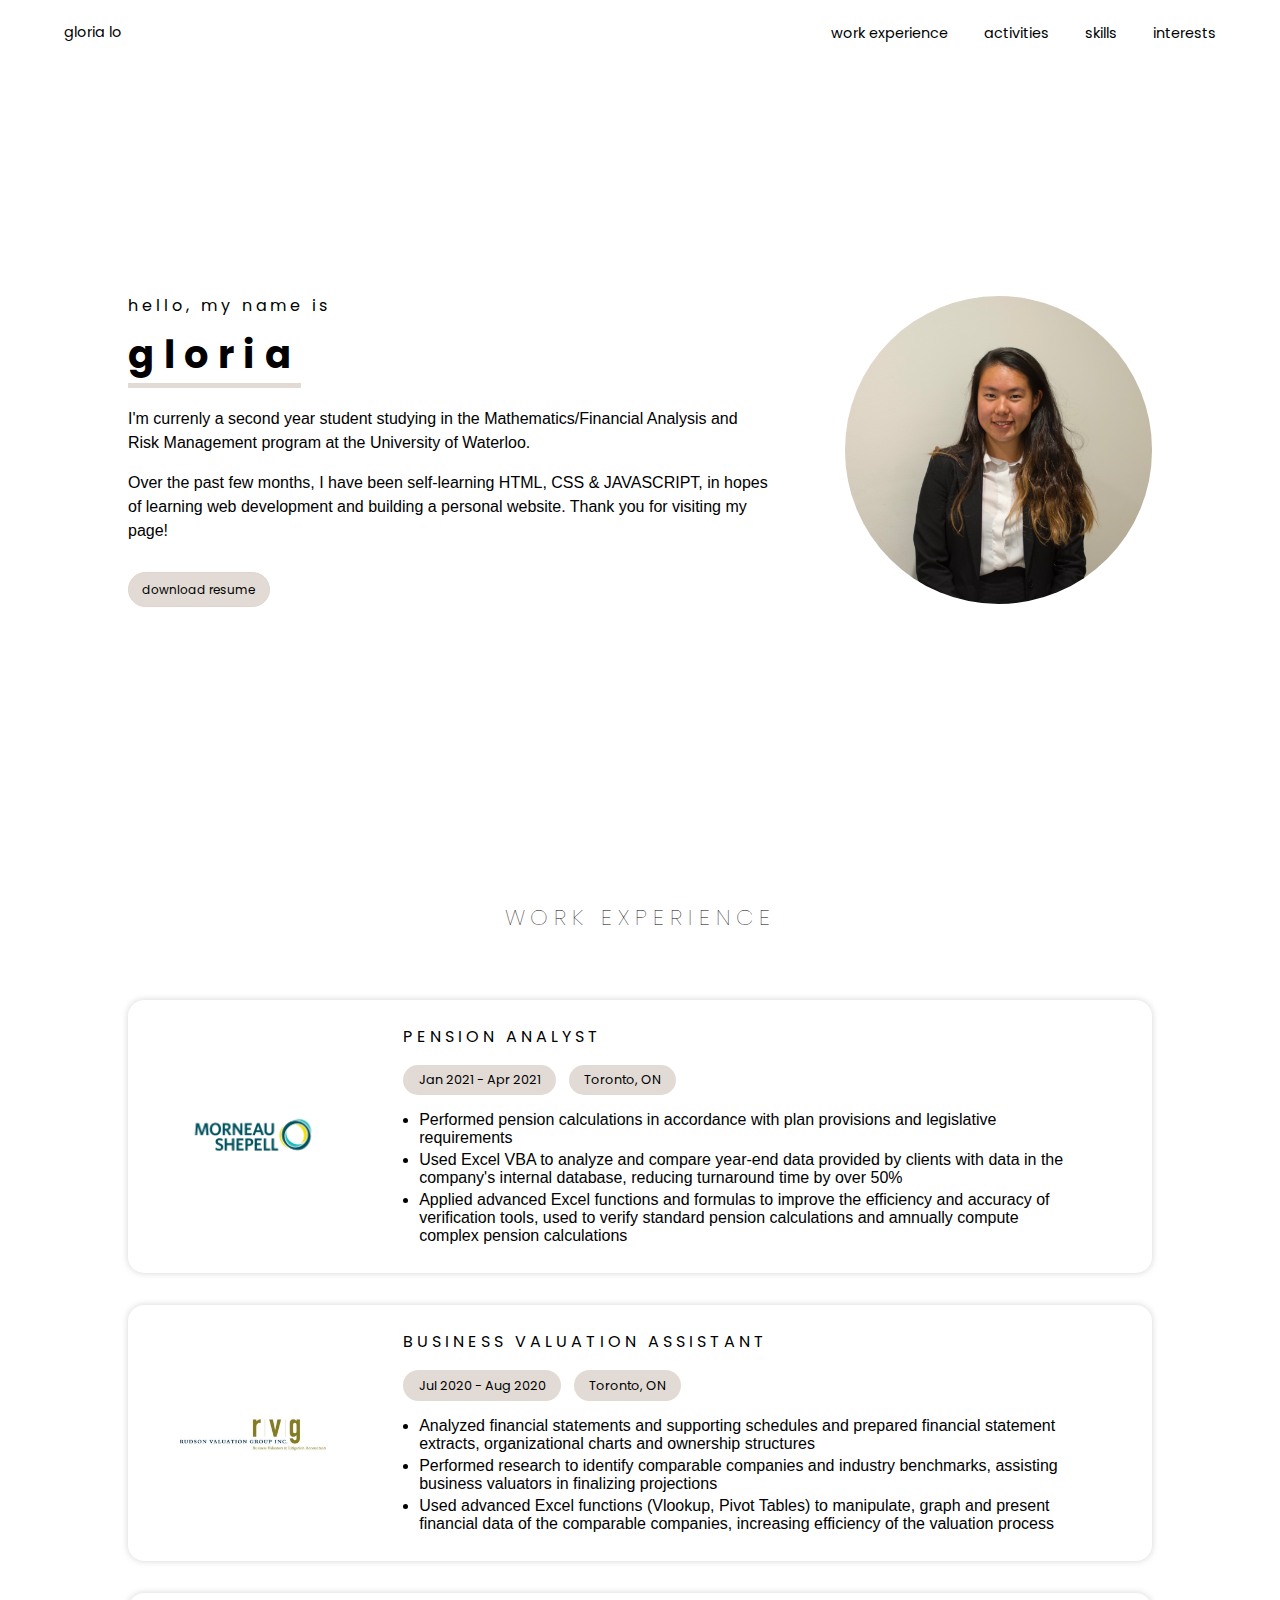
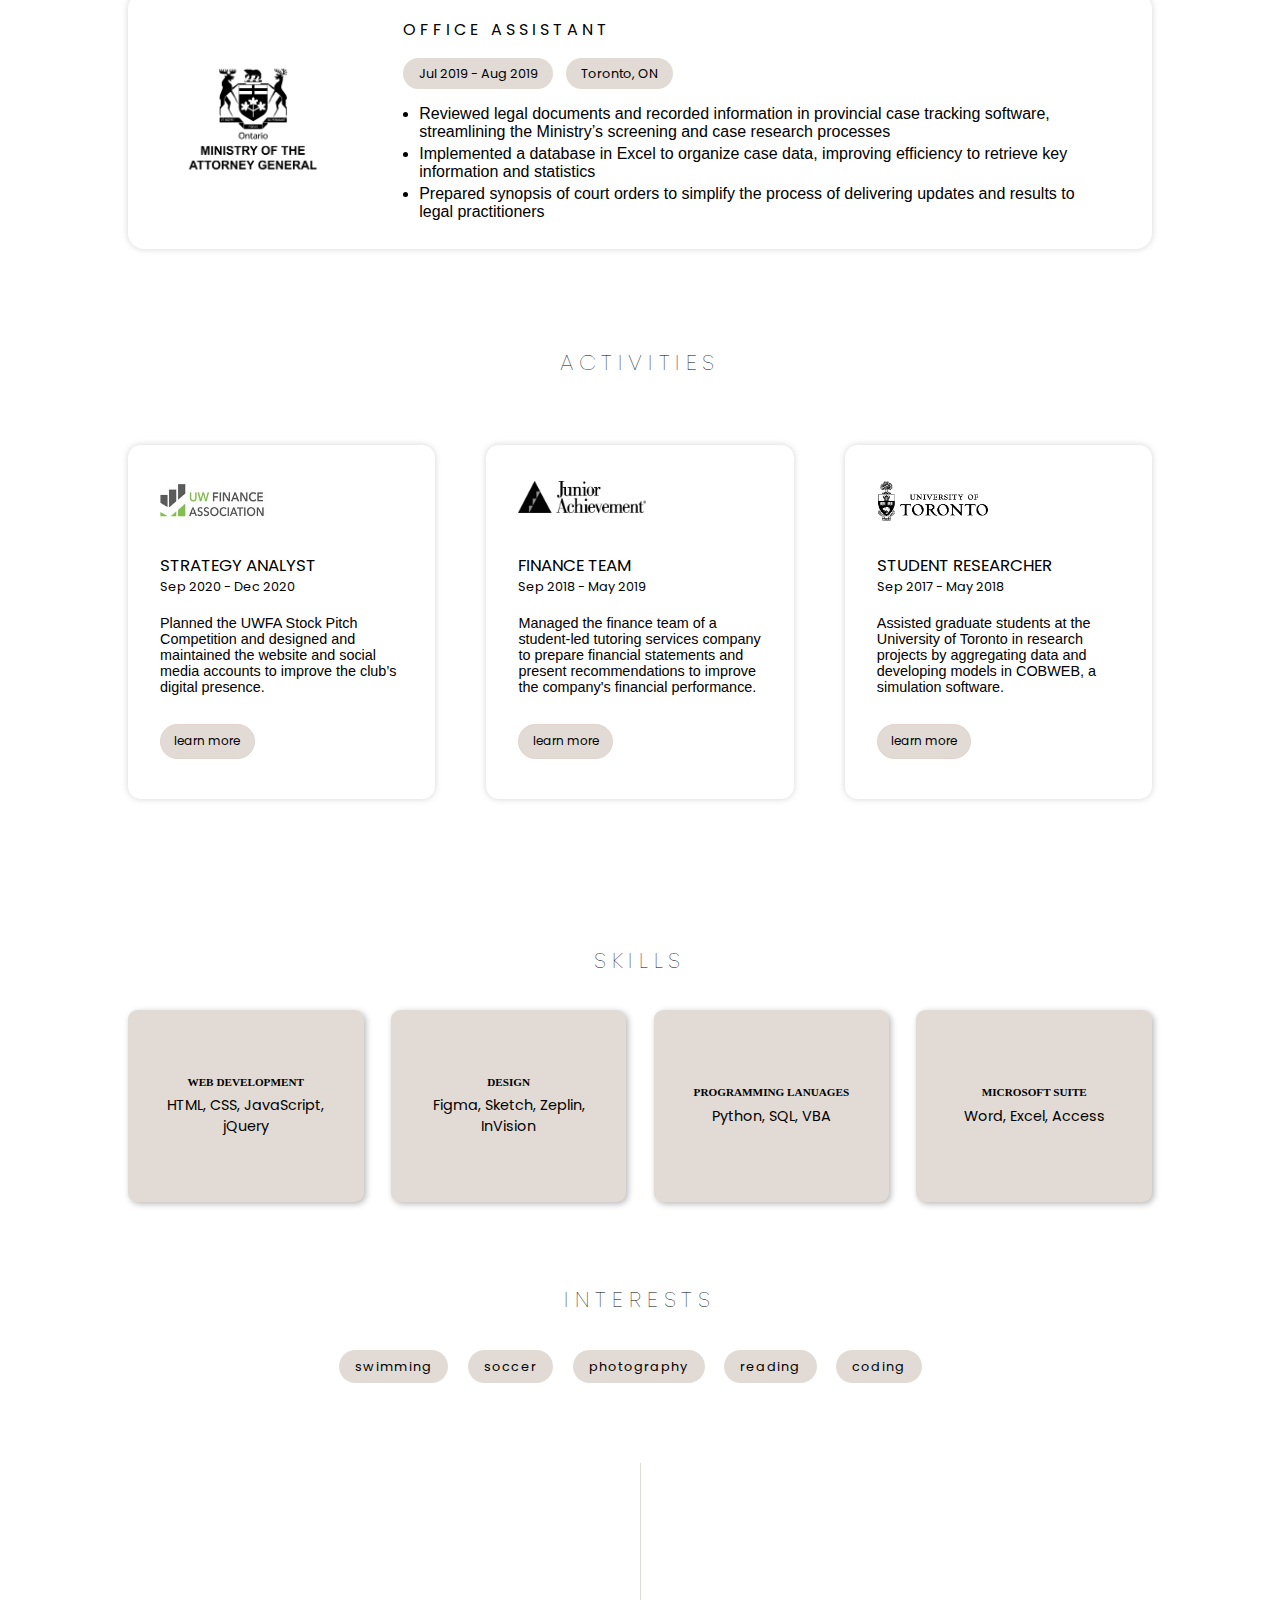
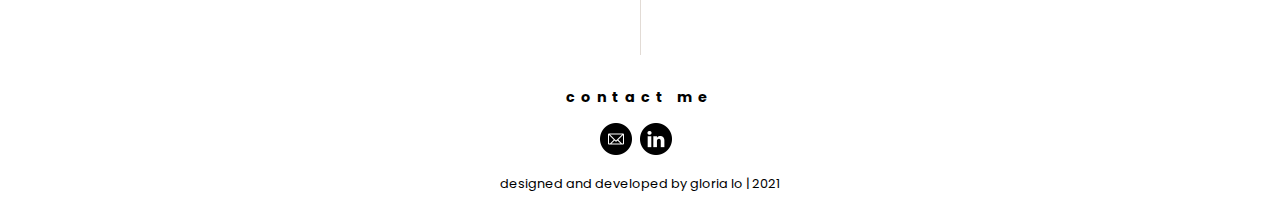
<file: index.html>
<!DOCTYPE html>
<html>

<head>
	<title>Gloria Lo</title>
	<link rel="stylesheet" type="text/css" href="page.css">
	<link rel="stylesheet" type="text/css" href="https://fonts.googleapis.com/css?family=Poppins">
	<meta name="viewport" content="width=device-width,initial-scale=1.0" charset="utf-8">
</head>

<body>
	<button onclick="toTop()" id="buttonTop">top</button>
	<div class="navBar">
		<div class="navBarHeader">
			<p class="navBarName">gloria lo</p>
			<nav>
				<ul>
					<li><a href="#work-experience">work experience</a></li>
					<li><a href="#leadership-experience">activities</a></li>
					<li><a href="#myskills">skills</a></li>
					<li><a href="#interests">interests</a></li>
				</ul>
			</nav>
		</div>	
		<div id="shadow"></div>
	</div>

	<div id="aboutMe" class="flex aboutMe">
		<div class="flex aboutMeWrapper">
			<div class="aboutMeIntro">
				<p class="aboutMeHello">hello, my name is</p>
				<p class="aboutMeHello aboutMeName">gloria</p>
				<p class="aboutMeParagraph"> I'm currenly a second year student studying in the Mathematics/Financial Analysis and Risk Management program at the University of Waterloo. </p>
				<p class="aboutMeParagraph">Over the past few months, I have been self-learning HTML, CSS & JAVASCRIPT, in hopes of learning web development and building a personal website. Thank you for visiting my page!
				</p>
				<button class="button"><a href="GloriaLo - Resume.pdf" target="_blank">download resume</a></button>
			</div>
			<img class="aboutMeHeadshot" src="NIK_6335 (1).jpg">
		</div>
	</div>

	<div id="work-experience"></div>
	
	<div class="workExperience">
		<h2 class="title">WORK EXPERIENCE</h2>
		<div class="workExperienceWrapper">
			<div class="flex workExperienceContainer">
				<img class="workExperienceImage" src="ms.jpeg">
				<div class="workExperienceCompany">
					<p class="workExperienceTitle">PENSION ANALYST</p>
					<div class="workExperienceLogistics">
						<p class="workExperienceDate">Jan 2021 - Apr 2021</p>
						<p class="workExperienceLocation">Toronto, ON</p>
					</div>
					<ul class="workExperienceDetails">
						<li>Performed pension calculations in accordance with plan provisions and legislative requirements</li>
						<li>Used Excel VBA to analyze and compare year-end data provided by clients with data in the company's internal database, reducing turnaround time by over 50%</li>
						<li>Applied advanced Excel functions and formulas to improve the efficiency and accuracy of verification tools, used to verify standard pension calculations and amnually compute complex pension calculations</li>
					</ul>
				</div>
			</div>
			<div class="flex workExperienceContainer">
				<img class="workExperienceImage" src="rvg.jpg">
				<div class="workExperienceCompany">
					<p class="workExperienceTitle">BUSINESS VALUATION ASSISTANT</p>
					<div class="workExperienceLogistics">
						<p class="workExperienceDate">Jul 2020 - Aug 2020</p>
						<p class="workExperienceLocation">Toronto, ON</p>
					</div>
					<ul class="workExperienceDetails">
						<li>Analyzed financial statements and supporting schedules and prepared financial statement
						extracts, organizational charts and ownership structures</li>
						<li>Performed research to identify comparable companies and industry benchmarks, assisting business valuators in
						finalizing projections</li>
						<li>Used advanced Excel functions (Vlookup, Pivot Tables) to manipulate, graph and present
						financial data of the comparable companies, increasing efficiency of the valuation process</li>
					</ul>
				</div>
			</div>
			<div class="flex workExperienceContainer">
				<img class="workExperienceImage" src="mag.png">
				<div class="workExperienceCompany">
					<p class="workExperienceTitle">OFFICE ASSISTANT</p>
					<div class="workExperienceLogistics">
						<p class="workExperienceDate">Jul 2019 - Aug 2019</p>
						<p class="workExperienceLocation">Toronto, ON</p>
					</div>
					<ul class="workExperienceDetails">
						<li>Reviewed legal documents and recorded information in provincial case tracking software, streamlining
						the Ministry’s screening and case research processes</li>
						<li>Implemented a database in Excel to organize case data, improving efficiency to retrieve key information and statistics </li>
						<li>Prepared synopsis of court orders to simplify the process of delivering updates and results to legal practitioners</li>
					</ul>
				</div>
			</div>
		</div>
	</div>

	<div id="leadership-experience"></div>	
	
	<div class="activities">
		<h2 class="title">ACTIVITIES</h2>
		<div class="flex activitiesWrapper">
			<div class="activitiesContainer">
				<img class="activitiesImage1" src="uwfa 2 (2).jpg"></img>
				<p class="activitiesTitle">STRATEGY ANALYST</p>
				<p class="activitiesDate">Sep 2020 - Dec 2020</p>
				<p class="activitiesDetails">Planned the UWFA Stock Pitch Competition and designed and maintained the website and social media accounts to improve the club’s digital presence.</p>
				<button class="button"><a href="https://www.uwfa.ca/">learn more</a></button>
			</div>
			<div class="activitiesContainer">
				<img class="activitiesImage2" src="JA.jpg"></img>
				<p class="activitiesTitle">FINANCE TEAM</p>
				<p class="activitiesDate">Sep 2018 - May 2019</p>
				<p class="activitiesDetails">Managed the finance team of a student-led tutoring services company to prepare financial statements and present recommendations to improve the company's financial performance.</p>
				<button class="button"><a href="https://www.jacanada.org/" target="_blank">learn more</a></button>
			</div>
			<div class="activitiesContainer">
				<img class="activitiesImage3" src="uoft.jpg"></img>
				<p class="activitiesTitle">STUDENT RESEARCHER</p>
				<p class="activitiesDate">Sep 2017 - May 2018</p>
				<p class="activitiesDetails">Assisted graduate students at the University of Toronto in research projects by aggregating data and developing models in
				COBWEB, a simulation software.</p>
				<button class="button"><a href="https://councilofeducators.ca/search-programs/program.html?id=256" target="_blank">learn more</a></button>
			</div>
		</div>
	</div>

	<div id="myskills"></div>

	<div class="skills">
		<h1 class="title">SKILLS</h1>
		<div class="flex skillsWrapper">
			<div class="flex skillsBox">
				<div class="skillsLength">
					<p class="skillsTitle">WEB DEVELOPMENT</p>
					<p class="skillsText">HTML, CSS, JavaScript, jQuery</p>		
				</div>
			</div>
			<div class="flex skillsBox">
				<div class="skillsLength">
					<p class="skillsTitle">DESIGN</p>
					<p class="skillsText">Figma, Sketch, Zeplin, InVision</p>
				</div>
			</div>
			<div class="flex skillsBox">
				<div class="skillsLength">
					<p class="skillsTitle">PROGRAMMING LANUAGES</p>
					<p class="skillsText">Python, SQL, VBA</p>
				</div>
			</div>
			<div class="flex skillsBox">
				<div class="skillsLength">
					<p class="skillsTitle">MICROSOFT SUITE</p>
					<p class="skillsText">Word, Excel, Access</p>
				</div>
			</div>
		</div>
	</div>

	<div id="interests">
		<h1 class="title">INTERESTS</h1>
		<div class="flex interestsWrapper">
			<div>swimming</div>
			<div>soccer</div>
			<div>photography</div>
			<div>reading</div>
			<div>coding</div>
		</div>
	</div>

	<div class="line"></div>

	<div class="contactMe">
		<h1 class="contactTitle">contact me</h1>
		<div class="flex contactContainer">
			<a href="mailto: g7lo@uwaterloo.ca">
				<img class="contactImage" src="emailpic.png">
			</a>
			<a href="https://www.linkedin.com/in/gloria-lo/" target="_blank">
				<img class="contactImage" src="linkedin.png">
			</a>
		</div>
		<p class="contactLine">designed and developed by gloria lo | 2021 </p>
	</div>
	<script type="text/javascript" src="page.js"></script>
</body>
</html>
</file>
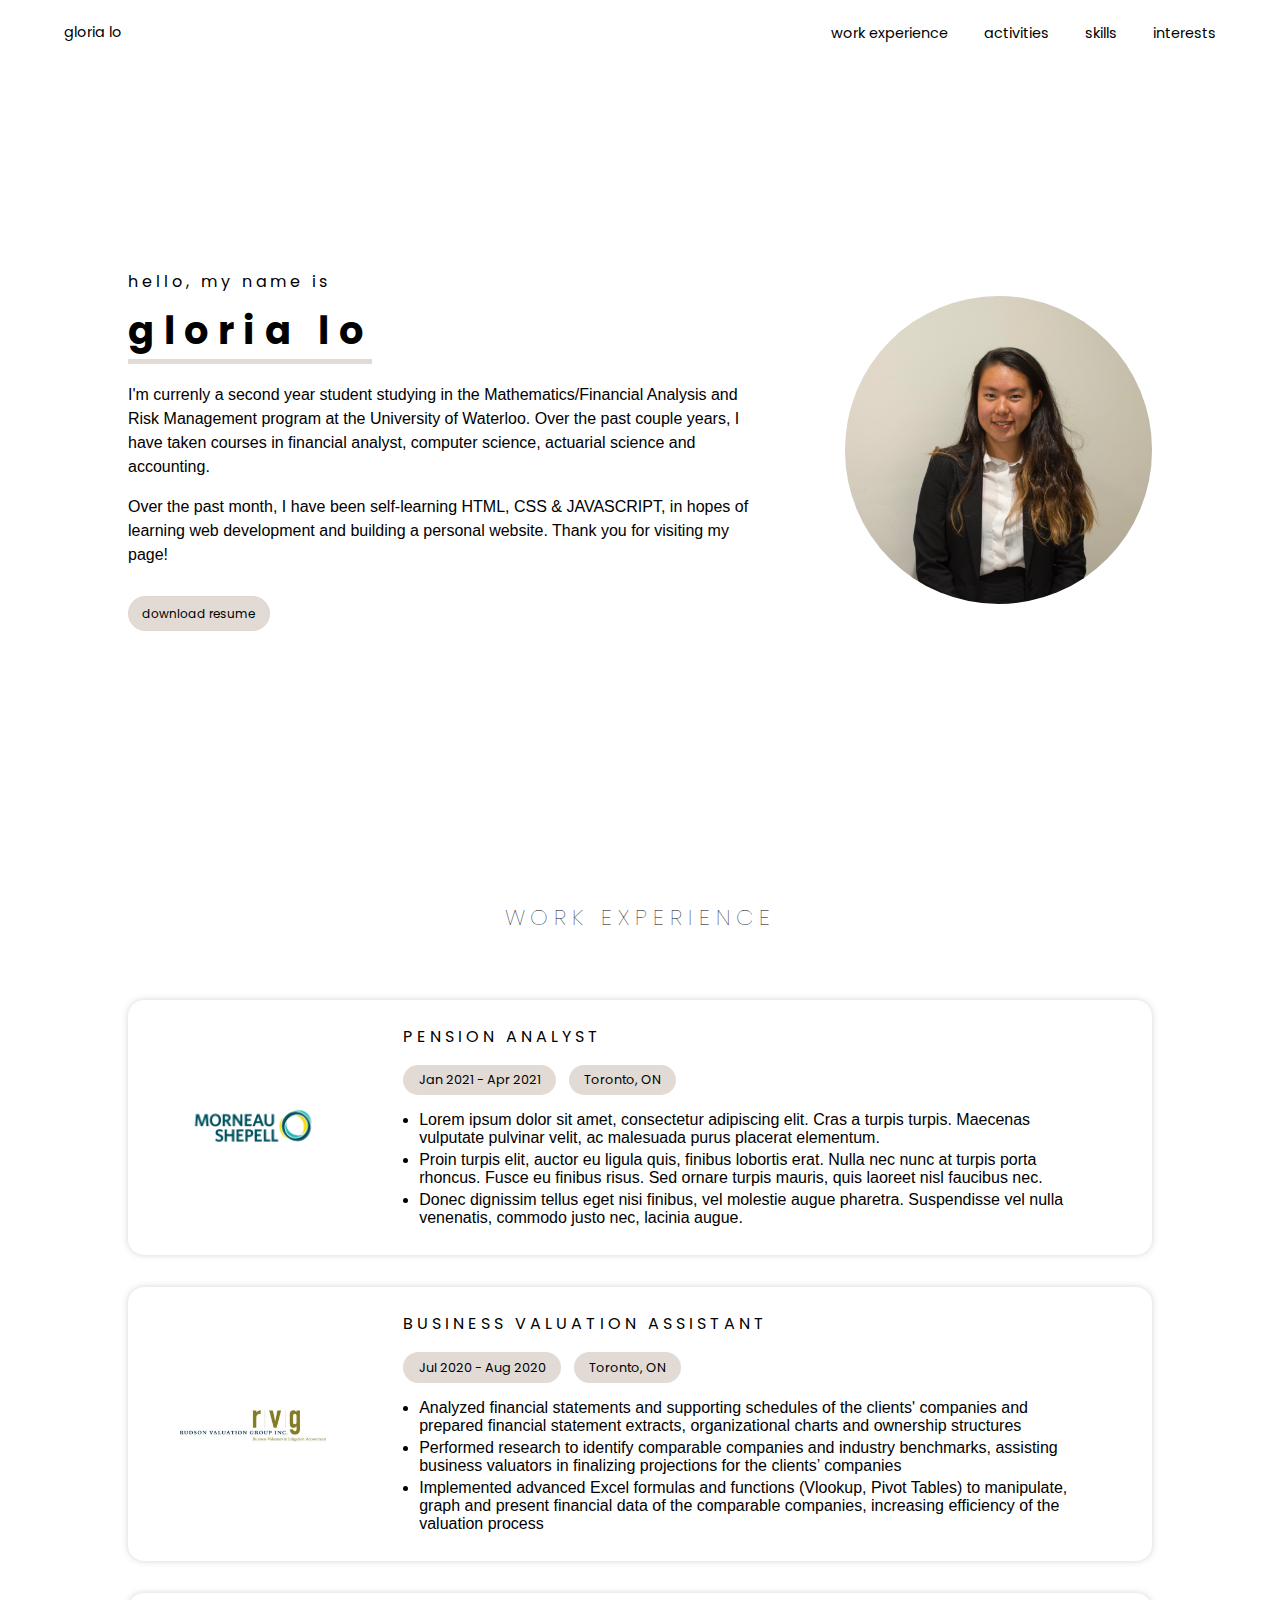
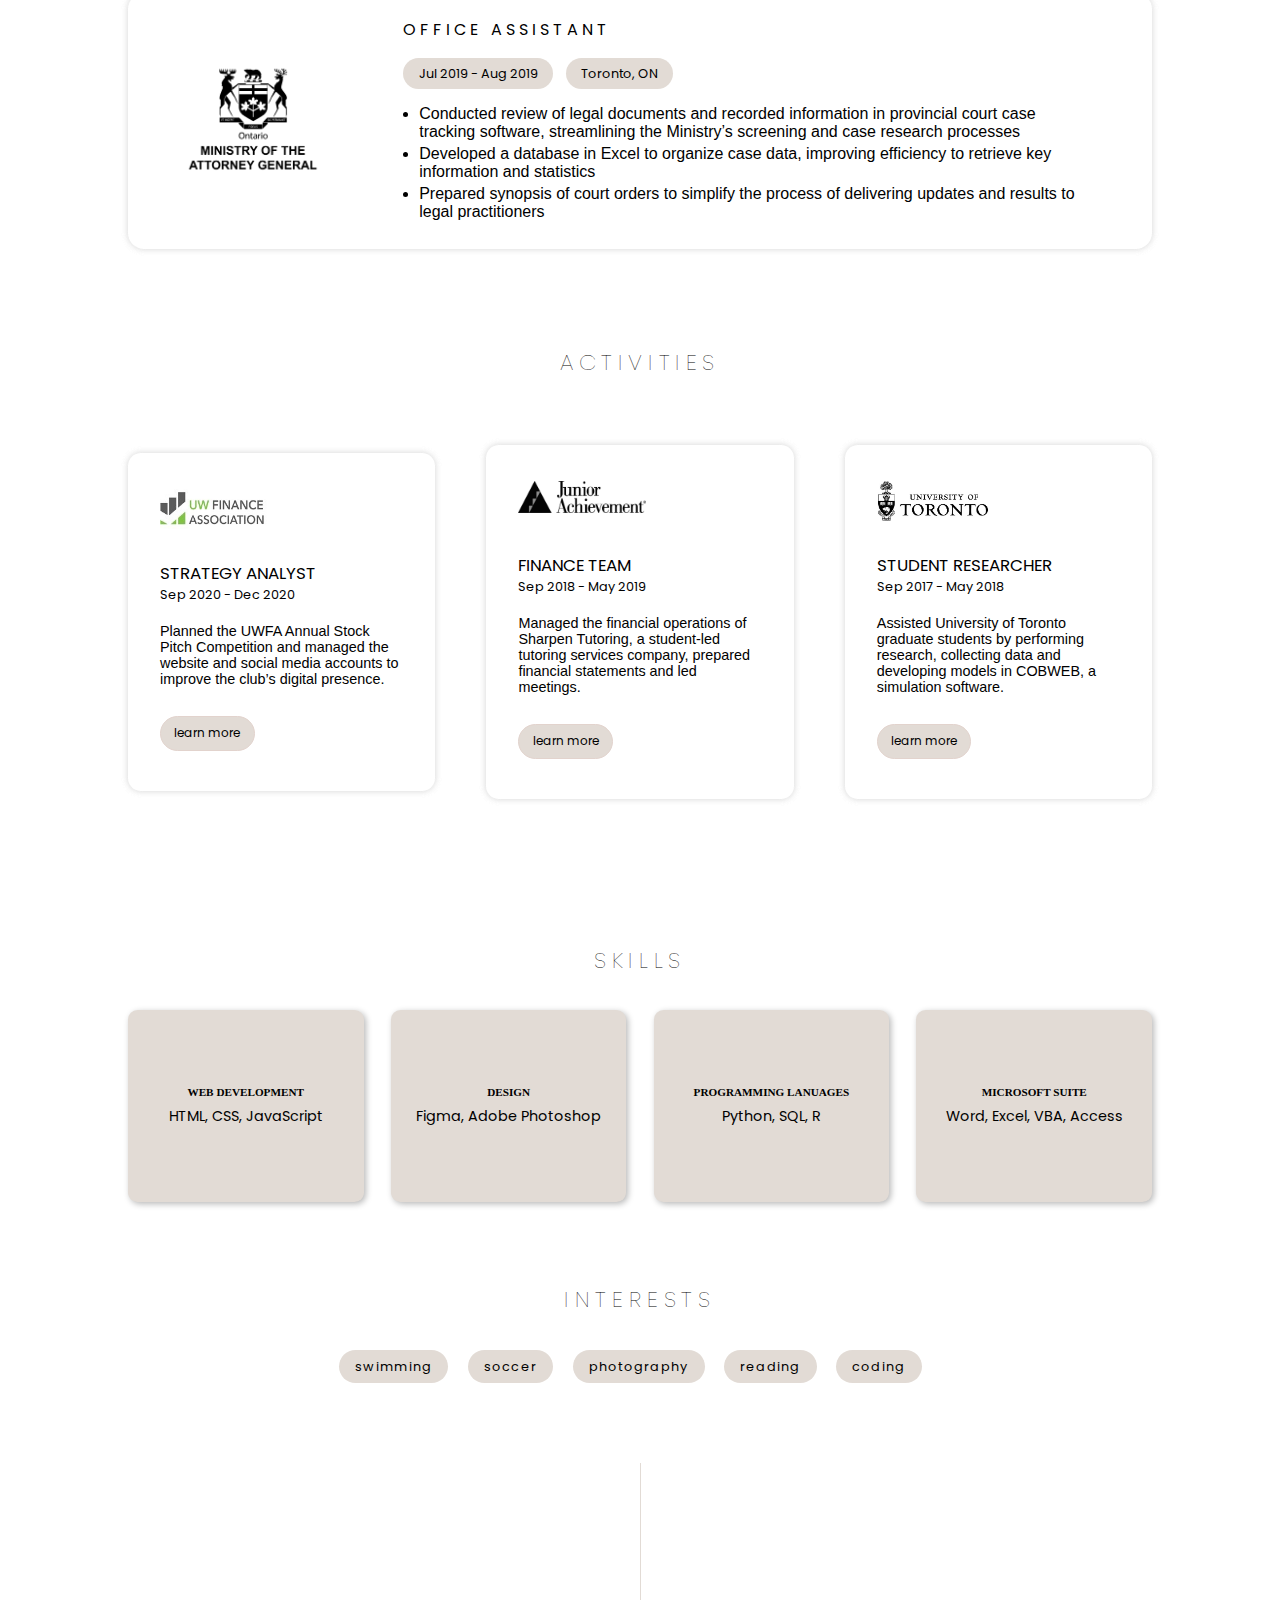
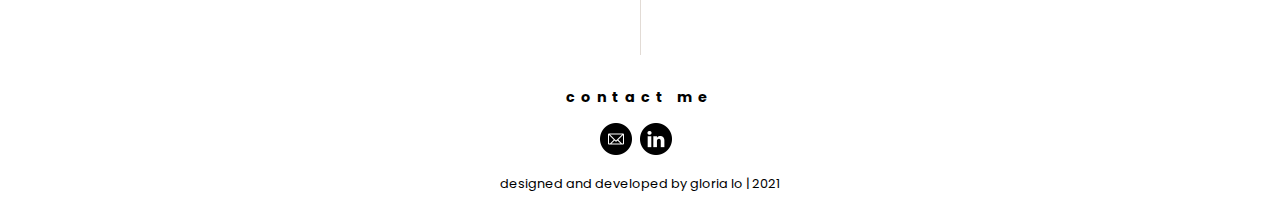
<file: page.html>
<!DOCTYPE html>
<html>

<head>
	<title>Gloria's Website</title>
	<link rel="stylesheet" type="text/css" href="page.css">
	<link rel="stylesheet" type="text/css" href="https://fonts.googleapis.com/css?family=Poppins">
	<meta name="viewport" content="width=device-width,initial-scale=1.0" charset="utf-8">
</head>

<body>
	<button onclick="toTop()" id="buttonTop">top</button>
	<div class="navBar">
		<div class="navBarHeader">
			<p class="navBarName">gloria lo</p>
			<nav>
				<ul>
					<li><a href="#work-experience">work experience</a></li>
					<li><a href="#leadership-experience">activities</a></li>
					<li><a href="#myskills">skills</a></li>
					<li><a href="#interests">interests</a></li>
				</ul>
			</nav>
		</div>	
		<div id="shadow"></div>
	</div>

	<div id="aboutMe" class="flex aboutMe">
		<div class="flex aboutMeWrapper">
			<div class="aboutMeIntro">
				<p class="aboutMeHello">hello, my name is</p>
				<p class="aboutMeHello aboutMeName">gloria lo</p>
				<p class="aboutMeParagraph"> I'm currenly a second year student studying in the Mathematics/Financial Analysis and Risk Management program at the University of Waterloo. Over the past couple years, I have taken courses in financial analyst, computer science, actuarial science and accounting.</p>
				<p class="aboutMeParagraph">Over the past month, I have been self-learning HTML, CSS & JAVASCRIPT, in hopes of learning web development and building a personal website. Thank you for visiting my page!
				</p>
				<button class="button"><a href="">download resume</a></button>
			</div>
			<img class="aboutMeHeadshot" src="NIK_6335 (1).jpg">
		</div>
	</div>

	<div id="work-experience"></div>
	
	<div class="workExperience">
		<h2 class="title">WORK EXPERIENCE</h2>
		<div class="workExperienceWrapper">
			<div class="flex workExperienceContainer">
				<img class="workExperienceImage" src="ms.jpeg">
				<div class="workExperienceCompany">
					<p class="workExperienceTitle">PENSION ANALYST</p>
					<div class="workExperienceLogistics">
						<p class="workExperienceDate">Jan 2021 - Apr 2021</p>
						<p class="workExperienceLocation">Toronto, ON</p>
					</div>
					<ul class="workExperienceDetails">
						<li>Lorem ipsum dolor sit amet, consectetur adipiscing elit. Cras a turpis turpis. Maecenas vulputate pulvinar velit, ac malesuada purus placerat elementum.</li>
						<li>Proin turpis elit, auctor eu ligula quis, finibus lobortis erat. Nulla nec nunc at turpis porta rhoncus. Fusce eu finibus risus. Sed ornare turpis mauris, quis laoreet nisl faucibus nec. </li>
						<li>Donec dignissim tellus eget nisi finibus, vel molestie augue pharetra. Suspendisse vel nulla venenatis, commodo justo nec, lacinia augue.</li>
					</ul>
				</div>
			</div>
			<div class="flex workExperienceContainer">
				<img class="workExperienceImage" src="rvg.jpg">
				<div class="workExperienceCompany">
					<p class="workExperienceTitle">BUSINESS VALUATION ASSISTANT</p>
					<div class="workExperienceLogistics">
						<p class="workExperienceDate">Jul 2020 - Aug 2020</p>
						<p class="workExperienceLocation">Toronto, ON</p>
					</div>
					<ul class="workExperienceDetails">
						<li>Analyzed financial statements and supporting schedules of the clients' companies and prepared financial statement
						extracts, organizational charts and ownership structures</li>
						<li>Performed research to identify comparable companies and industry benchmarks, assisting business valuators in
						finalizing projections for the clients’ companies </li>
						<li>Implemented advanced Excel formulas and functions (Vlookup, Pivot Tables) to manipulate, graph and present
						financial data of the comparable companies, increasing efficiency of the valuation process</li>
					</ul>
				</div>
			</div>
			<div class="flex workExperienceContainer">
				<img class="workExperienceImage" src="mag.png">
				<div class="workExperienceCompany">
					<p class="workExperienceTitle">OFFICE ASSISTANT</p>
					<div class="workExperienceLogistics">
						<p class="workExperienceDate">Jul 2019 - Aug 2019</p>
						<p class="workExperienceLocation">Toronto, ON</p>
					</div>
					<ul class="workExperienceDetails">
						<li>Conducted review of legal documents and recorded information in provincial court case tracking software, streamlining
						the Ministry’s screening and case research processes</li>
						<li>Developed a database in Excel to organize case data, improving efficiency to retrieve key information and statistics </li>
						<li>Prepared synopsis of court orders to simplify the process of delivering updates and results to legal practitioners</li>
					</ul>
				</div>
			</div>
		</div>
	</div>

	<div id="leadership-experience"></div>	
	
	<div class="activities">
		<h2 class="title">ACTIVITIES</h2>
		<div class="flex activitiesWrapper">
			<div class="activitiesContainer">
				<img class="activitiesImage1" src="uwfa 2 (2).jpg"></img>
				<p class="activitiesTitle">STRATEGY ANALYST</p>
				<p class="activitiesDate">Sep 2020 - Dec 2020</p>
				<p class="activitiesDetails">Planned the UWFA Annual Stock Pitch Competition and managed the website and social media accounts to improve the club’s digital presence.</p>
				<button class="button"><a href="https://www.uwfa.ca/">learn more</a></button>
			</div>
			<div class="activitiesContainer">
				<img class="activitiesImage2" src="JA.jpg"></img>
				<p class="activitiesTitle">FINANCE TEAM</p>
				<p class="activitiesDate">Sep 2018 - May 2019</p>
				<p class="activitiesDetails">Managed the financial operations of Sharpen Tutoring, a student-led tutoring services company, prepared financial
				statements and led meetings.</p>
				<button class="button"><a href="https://www.jacanada.org/" target="_blank">learn more</a></button>
			</div>
			<div class="activitiesContainer">
				<img class="activitiesImage3" src="uoft.jpg"></img>
				<p class="activitiesTitle">STUDENT RESEARCHER</p>
				<p class="activitiesDate">Sep 2017 - May 2018</p>
				<p class="activitiesDetails">Assisted University of Toronto graduate students by performing research, collecting data and developing models in
				COBWEB, a simulation software.</p>
				<button class="button"><a href="https://councilofeducators.ca/search-programs/program.html?id=256" target="_blank">learn more</a></button>
			</div>
		</div>
	</div>

	<div id="myskills"></div>

	<div class="skills">
		<h1 class="title">SKILLS</h1>
		<div class="flex skillsWrapper">
			<div class="flex skillsBox">
				<div class="skillsLength">
					<p class="skillsTitle">WEB DEVELOPMENT</p>
					<p class="skillsText">HTML, CSS, JavaScript</p>		
				</div>
			</div>
			<div class="flex skillsBox">
				<div class="skillsLength">
					<p class="skillsTitle">DESIGN</p>
					<p class="skillsText">Figma, Adobe Photoshop</p>
				</div>
			</div>
			<div class="flex skillsBox">
				<div class="skillsLength">
					<p class="skillsTitle">PROGRAMMING LANUAGES</p>
					<p class="skillsText">Python, SQL, R</p>
				</div>
			</div>
			<div class="flex skillsBox">
				<div class="skillsLength">
					<p class="skillsTitle">MICROSOFT SUITE</p>
					<p class="skillsText">Word, Excel, VBA, Access</p>
				</div>
			</div>
		</div>
	</div>

	<div id="interests">
		<h1 class="title">INTERESTS</h1>
		<div class="flex interestsWrapper">
			<div>swimming</div>
			<div>soccer</div>
			<div>photography</div>
			<div>reading</div>
			<div>coding</div>
		</div>
	</div>

	<div class="line"></div>

	<div class="contactMe">
		<h1 class="contactTitle">contact me</h1>
		<div class="flex contactContainer">
			<a href="mailto: g7lo@uwaterloo.ca">
				<img class="contactImage" src="emailpic.png">
			</a>
			<a href="https://www.linkedin.com/in/gloria-lo/" target="_blank">
				<img class="contactImage" src="linkedin.png">
			</a>
		</div>
		<p class="contactLine">designed and developed by gloria lo | 2021 </p>
	</div>
	
</body>
</html>
</file>
<file: page.css>
* {
	margin: 0;
	padding: 0;
	box-sizing: border-box;
	font-family: "Poppins";
}

.flex {
	display: flex;
	flex-direction: column;
}

.navBarHeader, #buttonTop {
	display: none;
}

.aboutMe {
	height: 100vh;
	justify-content: center;
	align-items: center;
}

.aboutMeWrapper {
	width: 80%;
	margin: 0 10%;
	align-items: center;
}

.aboutMeParagraph {
	font-size: 0.85em;
	margin-bottom: 1em;
	font-family: 'Avenir Next', Helevetica, sans-serif;
}

.aboutMe button {
	margin-top: 1em;
}

.button {
	cursor: pointer;
	padding: 0.5em 1em;
	background-color: #E2DBD5;
	border: 0.1em solid #E2D3CD;
	border-radius: 2em;
}

.button a {
	text-decoration: none;
	color: #000000;
	font-size: 0.9em;
}

.button:hover {
	transform: scale(1.05);
}

.workExperience {
	text-align: center;
}

.activities {
	text-align: center;
	padding-top: 3em;
}

.aboutMeHello {
	letter-spacing: 0.25em;
	margin-bottom: 0.5em;
}

.aboutMeName {
	display: inline-block;
	font-weight: bold;
	color: #000000;
	border-bottom: 0.15em solid #E2DBD5;
	font-size: 2.4em;
}

.title {
	display: inline-block;
	font-size: 1.2em;
	padding: 0 0.3em;
	margin-bottom: 0.5em;
	font-weight: lighter;
	letter-spacing: 0.25em;
}

.aboutMeHeadshot {
	display: none;
}

.contactMe {
	margin-top: 2em;
	text-align: center;
}

.contactTitle {
	font-size: 0.9em;
	letter-spacing: 0.4em;
	margin-bottom: 1em;
}

.contactImage {
	width: 2em;
	height: 2em;
	margin-right: 0.5em;
}

.contactImage:hover {
	transform: scale(1.1);
}

.contactLine {
	margin: 1em 0;
	font-size: 0.8em;
}

.line {
	margin: 2em 50% 0 50%;
	height: 12em;
	border-left: 0.1em solid #E2DBD5;
}

.skillsWrapper {
	justify-content: space-between;
	align-items: center;
	margin: 1.5em auto 0 auto;
}

.activitiesWrapper {
	margin: 2em auto 3em auto;
	justify-content: space-between;
	align-items: center;
}

.activitiesTitle {
	font-size: 1.05em;
}

.workExperienceTitle {
	font-size: 1em;
	margin-bottom: 1em;
	letter-spacing: 0.25em;
}

.skillsTitle {
	font-weight: bolder;
	font-size: 0.7em;
	font-family: 'Verdana';
	padding-bottom: 0.65em;
}

.workExperienceContainer ul li {
	margin-bottom: 0.25em;
}

.skills {
	text-align: center;
	padding-top: 6em;
}

.skillsBox {
	align-items: center;
	justify-content: center;
	background-color: #E2DBD5;
	width: 60%;
	height: 10em;
	border-radius: 0.6em;
	box-shadow: 2px 2px 6px #B8B8B8;
	margin-bottom: 1em;
}

.skillsLength {
	max-width: 80%;
}

.contactContainer {
	flex-direction: row;
	justify-content: center;
}

.contactContainer .yes-padding {
	width: 2em;
	height: 2em;
	margin: 0 2em 3em 0;
}

.no-padding {
	width: 2em;
	height: 2em;
	margin-bottom: 3em;
}

.activitiesImage1 {
	width: 7.5em;
	height: 2.5em;
	margin-bottom: 1.5em;
	top: 0.5em;
}

.activitiesImage2 {
	width: 8em;
	height: 2em;
	margin-bottom: 2em;
	top: 0.5em;
}

.activitiesImage3 {
	width: 7em;
	height: 2.5em;
	margin-bottom: 1.5em;
	top: 0.25em;
}

.activitiesContainer {
	text-align: left;
	border-radius: 0.8em;
	padding: 1em 1.5em 1.5em 1.5em;
	width: 85%;
	box-shadow: 0px 0px 6px #B8B8B850, -0px -0px 6px #B8B8B850;
	margin-bottom: 1.5em;
}

#interests {
	margin-top: 5em;
	text-align: center;
}

.interestsWrapper {
	width: 80%;
	margin: 0 auto;
	flex-direction: row;
	flex-wrap: wrap;
	justify-content: center;
	align-items: center;
}

.interestsWrapper > * {
	padding: 0.5em 1em; 
	background-color: #E2DBD5;
	border-radius: 3em;
	font-size: 0.8em;
	letter-spacing: 0.1em;
	margin: 0 1em 1em 0;
}

.activitiesDate {
	font-size: 0.8em;
	margin-bottom: 1.5em;
}

.activitiesDetails {
	margin-bottom: 2em;
	font-size: 0.8em;
	font-family: 'Avenir Next', Helevetica, sans-serif;
}

.workExperienceContainer {
	width: 90%;
	margin: 2em auto 0 auto;
	text-align: left;
	border-radius: 1em;
	box-shadow: 0px 0px 6px #B8B8B850, -0px -0px 6px #B8B8B850;
	padding: 1.5em 1.5em;
}

.workExperienceCompany {
	width: 90%;
	margin: 0 5%;
}

.workExperienceImage {
	width: 40%;
	margin: 0 0 1em 0.5em;
}

.workExperienceDetails {
	padding: 1em 0 0 1em;
}

.workExperienceDetails li {
	font-size: 0.8em;
	font-family: 'Avenir Next', Helevetica, sans-serif;
}

.workExperienceLogistics {
	display: flex;
	justify-content: flex-start;
	margin-top: 0.5em;
}

.workExperienceLocation, .workExperienceDate {
	background-color: #E2DBD5;
	padding: 0.5em 1.2em;
	border-radius: 4em;
	font-size: 0.7em;
	margin-right: 1em;
}

@media only screen and (min-width: 1000px) {
	.flex {
		flex-direction: row;
	}

	.navBar {
		position: fixed;
		width: 100%;
		z-index: 1;
		background-color: #FFFFFF;
	}

	#shadow {
		display: none;
		border: 0.0005em solid #FFFFFF;
		box-shadow: 0px 2px 2px #B8B8B870;
	}

	.navBarHeader {
		display: flex;
		width: 90%;
		height: 4em;
		align-items: center;
		justify-content: space-between;
		margin: 0 5%;
	}

	nav ul > * {
		display: inline-block;
		margin-right: 2em;
	}

	nav ul li:last-of-type {
		margin-right: 0;
	}

	nav ul li a, .navBarName {
		text-decoration: none;
		color: #000000;
		font-size: 0.9em;
	}

	nav ul li a:hover {
		color: #E2DBD5;
	}

	#aboutMe {
		position: relative;
	}

	#work-experience {
		position: absolute;
		bottom: 6em;
	}

	.aboutMeHeadshot {
		display: inline-block;
		width: 30%;
		height: 30%;
		margin: 0 auto;
		border-radius: 50%;
	}

	.workExperienceCompany {
		width: 75%;
	}

	.aboutMeParagraph {
		font-size: 1em;
		line-height: 1.5em;
		width: 90%;
	}

	.line {
		margin-top: 5em;
	}

	.aboutMeIntro {
		width: 70%;
	}

	.title {
		font-size: 1.4em;
		margin-bottom: 1.5em;
	}

	.workExperienceContainer {
		justify-content: space-evenly;
		align-items: center;
		width: 100%;
		margin-top: 2em;
 	}

	.workExperienceWrapper {
		width: 80%;
		margin: 0 auto;
	}

	.workExperienceDetails li {
		font-size: 1em;
	}

	.activitiesWrapper {
		width: 80%;
	}

	.skillsWrapper {
		margin: 0 auto;
		width: 80%;
	}

	.skillsBox {
		width: 23%;
		height: 12em;
		margin-bottom: 0;
	}

	.interestsWrapper > * {
		padding: 0.6em 1.25em;
		margin: 0 1.5em 0 0;
	}

	.activitiesContainer {
		width: 30%;
		margin-bottom: 0;
		padding: 2.25em 2em 2.5em 2em;
	}

	.activities {
		margin-top: 3em;
	}

	.interestsWrapper{
		width: 60%;
	}

	.skillsText {
		font-size: 0.9em;
	}

	.workExperienceLocation, .workExperienceDate {
		font-size: 0.8em;
	}

	.activitiesDetails {
		font-size: 0.9em;
	}

	.workExperienceImage {
		width: 15%;
		margin: 0 1.75em;
	}

	#buttonTop {
		display: none;
		position: fixed;
		bottom: 0.8em;
		right: 0.6em;
		cursor: pointer;
		background-color: #E2DBD5;
		color: #000000;
		font-size: 0.8em;
		padding: 1em;
		border-radius: 50%;
		border: 0;
	}

	#buttonTop:hover {
		transform: scale(1.1);
	}
}
</file>
